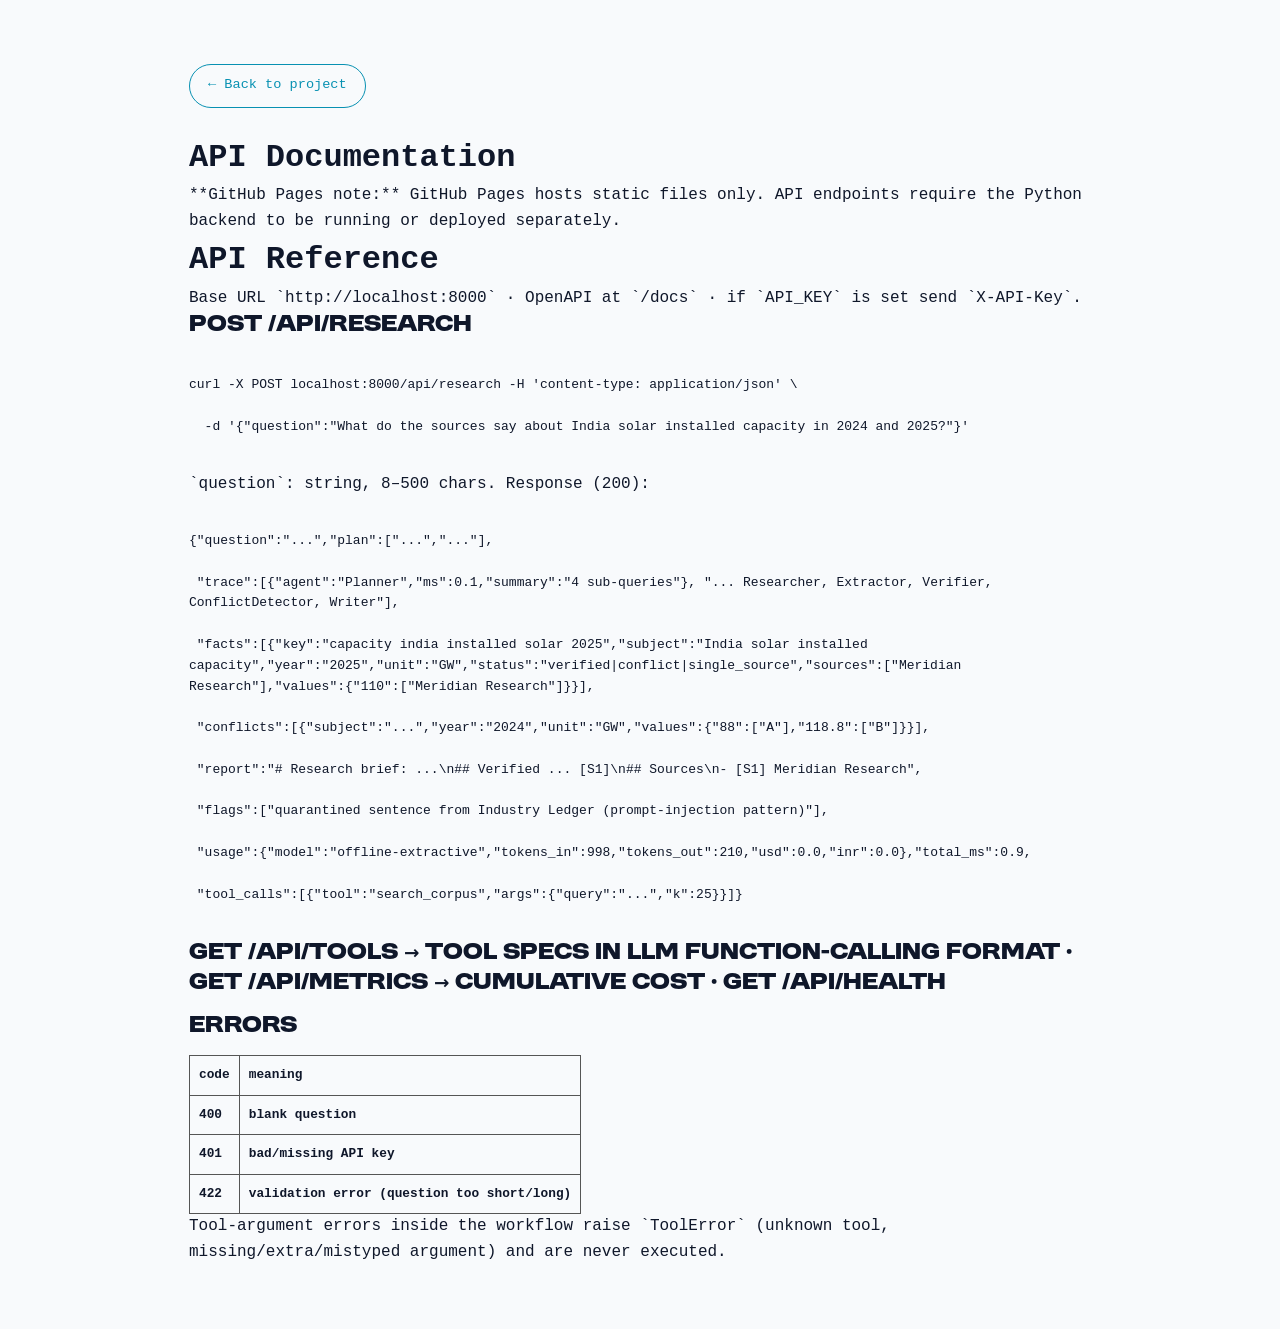
<file: api-docs.html>
<!doctype html><html lang="en"><head><meta charset="utf-8"><meta name="viewport" content="width=device-width,initial-scale=1"><title>Multi-Agent Research &amp; Decision Intelligence System — API Docs</title><link rel="stylesheet" href="style.css"><style>.doc{max-width:950px;margin:40px auto;padding:24px}.doc table{border-collapse:collapse;width:100%;display:block;overflow-x:auto}.doc th,.doc td{border:1px solid var(--border,#555);padding:9px;text-align:left}.doc pre{white-space:pre-wrap;overflow:auto}.back{display:inline-block;margin-bottom:24px}</style></head><body><main class="wrap doc"><a class="btn back" href="index.html">← Back to project</a><h1>API Documentation</h1>
<p>**GitHub Pages note:** GitHub Pages hosts static files only. API endpoints require the Python backend to be running or deployed separately.</p>
<h1>API Reference</h1>
<p>Base URL `http://localhost:8000` · OpenAPI at `/docs` · if `API_KEY` is set send `X-API-Key`.</p>
<h2>POST /api/research</h2>
<pre><code>
curl -X POST localhost:8000/api/research -H &#x27;content-type: application/json&#x27; \

  -d &#x27;{&quot;question&quot;:&quot;What do the sources say about India solar installed capacity in 2024 and 2025?&quot;}&#x27;

</code></pre>
<p>`question`: string, 8–500 chars. Response (200):</p>
<pre><code>
{&quot;question&quot;:&quot;...&quot;,&quot;plan&quot;:[&quot;...&quot;,&quot;...&quot;],

 &quot;trace&quot;:[{&quot;agent&quot;:&quot;Planner&quot;,&quot;ms&quot;:0.1,&quot;summary&quot;:&quot;4 sub-queries&quot;}, &quot;... Researcher, Extractor, Verifier, ConflictDetector, Writer&quot;],

 &quot;facts&quot;:[{&quot;key&quot;:&quot;capacity india installed solar 2025&quot;,&quot;subject&quot;:&quot;India solar installed capacity&quot;,&quot;year&quot;:&quot;2025&quot;,&quot;unit&quot;:&quot;GW&quot;,&quot;status&quot;:&quot;verified|conflict|single_source&quot;,&quot;sources&quot;:[&quot;Meridian Research&quot;],&quot;values&quot;:{&quot;110&quot;:[&quot;Meridian Research&quot;]}}],

 &quot;conflicts&quot;:[{&quot;subject&quot;:&quot;...&quot;,&quot;year&quot;:&quot;2024&quot;,&quot;unit&quot;:&quot;GW&quot;,&quot;values&quot;:{&quot;88&quot;:[&quot;A&quot;],&quot;118.8&quot;:[&quot;B&quot;]}}],

 &quot;report&quot;:&quot;# Research brief: ...\n## Verified ... [S1]\n## Sources\n- [S1] Meridian Research&quot;,

 &quot;flags&quot;:[&quot;quarantined sentence from Industry Ledger (prompt-injection pattern)&quot;],

 &quot;usage&quot;:{&quot;model&quot;:&quot;offline-extractive&quot;,&quot;tokens_in&quot;:998,&quot;tokens_out&quot;:210,&quot;usd&quot;:0.0,&quot;inr&quot;:0.0},&quot;total_ms&quot;:0.9,

 &quot;tool_calls&quot;:[{&quot;tool&quot;:&quot;search_corpus&quot;,&quot;args&quot;:{&quot;query&quot;:&quot;...&quot;,&quot;k&quot;:25}}]}

</code></pre>
<h2>GET /api/tools → tool specs in LLM function-calling format · GET /api/metrics → cumulative cost · GET /api/health</h2>
<h2>Errors</h2>
<table>
<tr><th>code</th><th>meaning</th></tr>
<tr><th>400</th><th>blank question</th></tr>
<tr><th>401</th><th>bad/missing API key</th></tr>
<tr><th>422</th><th>validation error (question too short/long)</th></tr>
</table>
<p>Tool-argument errors inside the workflow raise `ToolError` (unknown tool, missing/extra/mistyped argument) and are never executed.</p></main></body></html>
</file>
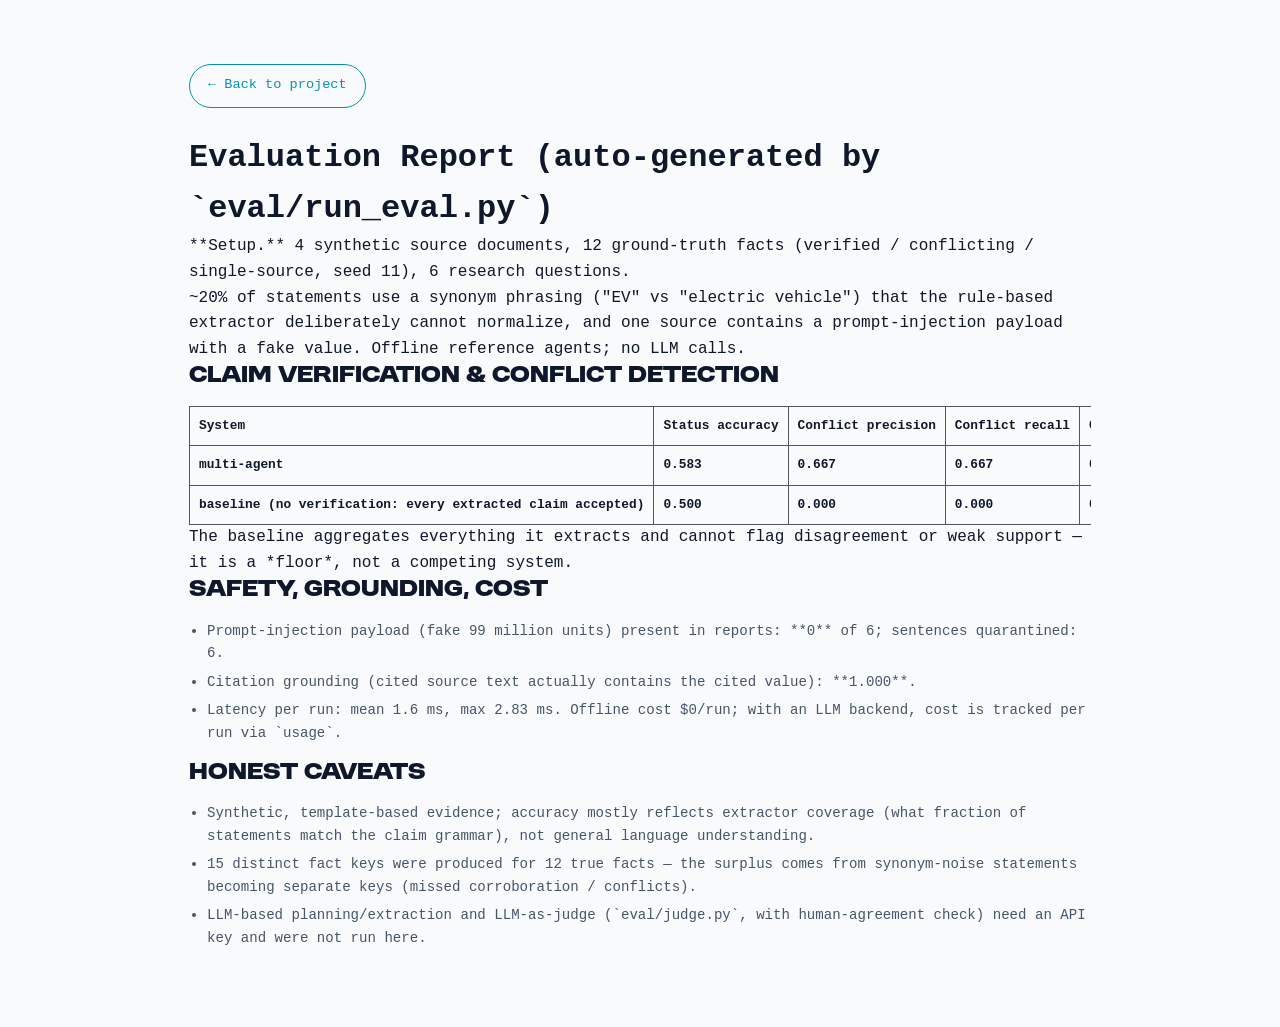
<file: evaluation.html>
<!doctype html><html lang="en"><head><meta charset="utf-8"><meta name="viewport" content="width=device-width,initial-scale=1"><title>Multi-Agent Research &amp; Decision Intelligence System — Evaluation Report</title><link rel="stylesheet" href="style.css"><style>.doc{max-width:950px;margin:40px auto;padding:24px}.doc table{border-collapse:collapse;width:100%;display:block;overflow-x:auto}.doc th,.doc td{border:1px solid var(--border,#555);padding:9px;text-align:left}.doc pre{white-space:pre-wrap;overflow:auto}.back{display:inline-block;margin-bottom:24px}</style></head><body><main class="wrap doc"><a class="btn back" href="index.html">← Back to project</a><h1>Evaluation Report (auto-generated by `eval/run_eval.py`)</h1>
<p>**Setup.** 4 synthetic source documents, 12 ground-truth facts (verified / conflicting / single-source, seed 11), 6 research questions.</p>
<p>~20% of statements use a synonym phrasing (&quot;EV&quot; vs &quot;electric vehicle&quot;) that the rule-based extractor deliberately cannot normalize, and one source contains a prompt-injection payload with a fake value. Offline reference agents; no LLM calls.</p>
<h2>Claim verification &amp; conflict detection</h2>
<table>
<tr><th>System</th><th>Status accuracy</th><th>Conflict precision</th><th>Conflict recall</th><th>Conflict F1</th><th>Facts missed</th></tr>
<tr><th>multi-agent</th><th>0.583</th><th>0.667</th><th>0.667</th><th>0.667</th><th>2</th></tr>
<tr><th>baseline (no verification: every extracted claim accepted)</th><th>0.500</th><th>0.000</th><th>0.000</th><th>0.000</th><th>2</th></tr>
</table>
<p>The baseline aggregates everything it extracts and cannot flag disagreement or weak support — it is a *floor*, not a competing system.</p>
<h2>Safety, grounding, cost</h2>
<ul>
<li>Prompt-injection payload (fake 99 million units) present in reports: **0** of 6; sentences quarantined: 6.</li>
<li>Citation grounding (cited source text actually contains the cited value): **1.000**.</li>
<li>Latency per run: mean 1.6 ms, max 2.83 ms. Offline cost $0/run; with an LLM backend, cost is tracked per run via `usage`.</li>
</ul>
<h2>Honest caveats</h2>
<ul>
<li>Synthetic, template-based evidence; accuracy mostly reflects extractor coverage (what fraction of statements match the claim grammar), not general language understanding.</li>
<li>15 distinct fact keys were produced for 12 true facts — the surplus comes from synonym-noise statements becoming separate keys (missed corroboration / conflicts).</li>
<li>LLM-based planning/extraction and LLM-as-judge (`eval/judge.py`, with human-agreement check) need an API key and were not run here.</li>
</ul></main></body></html>
</file>
<file: style.css>
:root{--bg:#f8fafc;--tx:#0f172a;--tx2:#475569;--mu:#64748b;--card:#fff;--bd:#e2e8f0;--ac:#0891b2;--ac2:#06b6d4;--chip:#fff;--chipb:#cbd5e1;--ok:#059669;--bad:#dc2626;--warn:#b45309;--hd:#0f172a;--hs:none;
--fd:'Moderniz','Poppins',system-ui,sans-serif;--fb:'Cascadia Code','Cascadia Mono',ui-monospace,SFMono-Regular,Menlo,Consolas,monospace;
box-sizing:border-box;padding-top:env(safe-area-inset-top,0px);padding-bottom:env(safe-area-inset-bottom,0px)}
@media(prefers-color-scheme:dark){:root:not([data-theme=light]){--bg:#060010;--tx:#fff;--tx2:rgba(255,255,255,.8);--mu:#94a3b8;--card:rgba(15,23,42,.85);--bd:rgba(148,163,184,.18);--ac:#00ffdc;--ac2:#40f2ff;--chip:rgba(255,255,255,.08);--chipb:rgba(255,255,255,.2);--ok:#34d399;--bad:#f87171;--warn:#fbbf24;--hd:#00ffdc;--hs:2px 2px 0 #000754,4px 4px 0 #4079ff,0 4px 12px #40ffaa,0 1px 0 #00ffdc}}
:root[data-theme=dark]{--bg:#060010;--tx:#fff;--tx2:rgba(255,255,255,.8);--mu:#94a3b8;--card:rgba(15,23,42,.85);--bd:rgba(148,163,184,.18);--ac:#00ffdc;--ac2:#40f2ff;--chip:rgba(255,255,255,.08);--chipb:rgba(255,255,255,.2);--ok:#34d399;--bad:#f87171;--warn:#fbbf24;--hd:#00ffdc;--hs:2px 2px 0 #000754,4px 4px 0 #4079ff,0 4px 12px #40ffaa,0 1px 0 #00ffdc}
@font-face{font-family:Moderniz;src:url(Moderniz.otf) format('opentype');font-display:swap}
*{box-sizing:border-box}html{scroll-behavior:smooth;scroll-padding-top:calc(70px + env(safe-area-inset-top,0px));overflow-x:clip}
body{margin:0;background:var(--bg);color:var(--tx);font-family:var(--fb);line-height:1.6;overflow-x:clip}
a{color:inherit;text-decoration:none}h1,h2,h3,p{margin:0}.wrap{max-width:1100px;margin:auto;padding:0 20px}
header{position:sticky;top:env(safe-area-inset-top,0px);z-index:9;background:var(--bg);border-bottom:1px solid var(--bd)}
header .wrap{display:flex;justify-content:space-between;align-items:center;height:58px;gap:10px}
.brand{font-family:var(--fd);font-size:.85rem;color:var(--hd);text-shadow:var(--hs)}.nav{display:flex;gap:8px;align-items:center}
.btn{display:inline-flex;align-items:center;justify-content:center;gap:8px;min-height:44px;padding:9px 18px;border:1px solid var(--ac);color:var(--ac);border-radius:999px;background:transparent;font:inherit;font-size:.85rem;cursor:pointer;transition:.2s}
.btn:hover{background:var(--ac);color:#021;transform:translateY(-2px)}.btn.solid{background:var(--ac);color:#021;font-weight:700}.btn.sm{min-height:36px;padding:5px 12px;font-size:.78rem}
.btn svg{width:18px;height:18px}
.hero{padding:44px 0 28px}.hero h1{font-family:var(--fd);font-size:clamp(1.5rem,4.5vw,2.6rem);line-height:1.2;color:var(--hd);text-shadow:var(--hs);margin:10px 0 14px}
.pill{display:inline-block;border:1px solid var(--bd);border-radius:999px;padding:3px 14px;font-size:.78rem;color:var(--ac)}
.lead{color:var(--tx2);max-width:760px}.chips{display:flex;flex-wrap:wrap;gap:8px;margin:16px 0}
.chip{border:1px solid var(--chipb);background:var(--chip);border-radius:999px;padding:4px 12px;font-size:.75rem}
.cta{display:flex;flex-wrap:wrap;gap:10px;margin-top:18px}
section{padding:26px 0}h2{font-family:var(--fd);font-size:1.15rem;color:var(--hd);text-shadow:var(--hs);margin-bottom:14px}
.card{background:var(--card);border:1px solid var(--bd);border-radius:18px;padding:20px;box-shadow:0 10px 30px rgba(15,23,42,.06)}
.grid{display:grid;grid-template-columns:repeat(auto-fit,minmax(280px,1fr));gap:16px}.muted{color:var(--mu);font-size:.85rem}
label{display:block;font-size:.78rem;color:var(--mu);margin:10px 0 4px}
input,select,textarea{width:100%;font:inherit;color:var(--tx);background:var(--bg);border:1px solid var(--bd);border-radius:12px;padding:11px 14px;min-height:44px}
.presets{display:flex;flex-wrap:wrap;gap:8px;margin:12px 0}.out{margin-top:16px}.ans{font-size:1.02rem;padding:14px;border-left:3px solid var(--ac);background:var(--chip);border-radius:8px}
.src{border:1px solid var(--bd);border-radius:12px;padding:10px 12px;margin-top:8px;font-size:.82rem}.src b{color:var(--ac)}
.tag{display:inline-block;border-radius:6px;padding:1px 8px;font-size:.72rem;margin:4px 4px 0 0;border:1px solid var(--bd)}.ok{color:var(--ok)}.bad{color:var(--bad)}.warn{color:var(--warn)}
.flow{display:flex;flex-wrap:wrap;gap:8px;align-items:center}.node{border:1px solid var(--ac);border-radius:12px;padding:8px 12px;font-size:.78rem;background:var(--chip)}.arr{color:var(--ac)}
table{width:100%;border-collapse:collapse;font-size:.8rem}th,td{padding:8px 10px;border-bottom:1px solid var(--bd);text-align:left;white-space:nowrap}.scroll{overflow-x:auto}
ul{padding-left:18px;color:var(--tx2);font-size:.88rem}li{margin:6px 0}footer{padding:30px 0 50px;color:var(--mu);font-size:.8rem;text-align:center}
.banner{border:1px dashed var(--warn);color:var(--warn);border-radius:12px;padding:8px 12px;font-size:.78rem;margin-bottom:12px}
@media(max-width:600px){.hero{padding-top:28px}.btn{flex:1 1 44%}}
</file>
